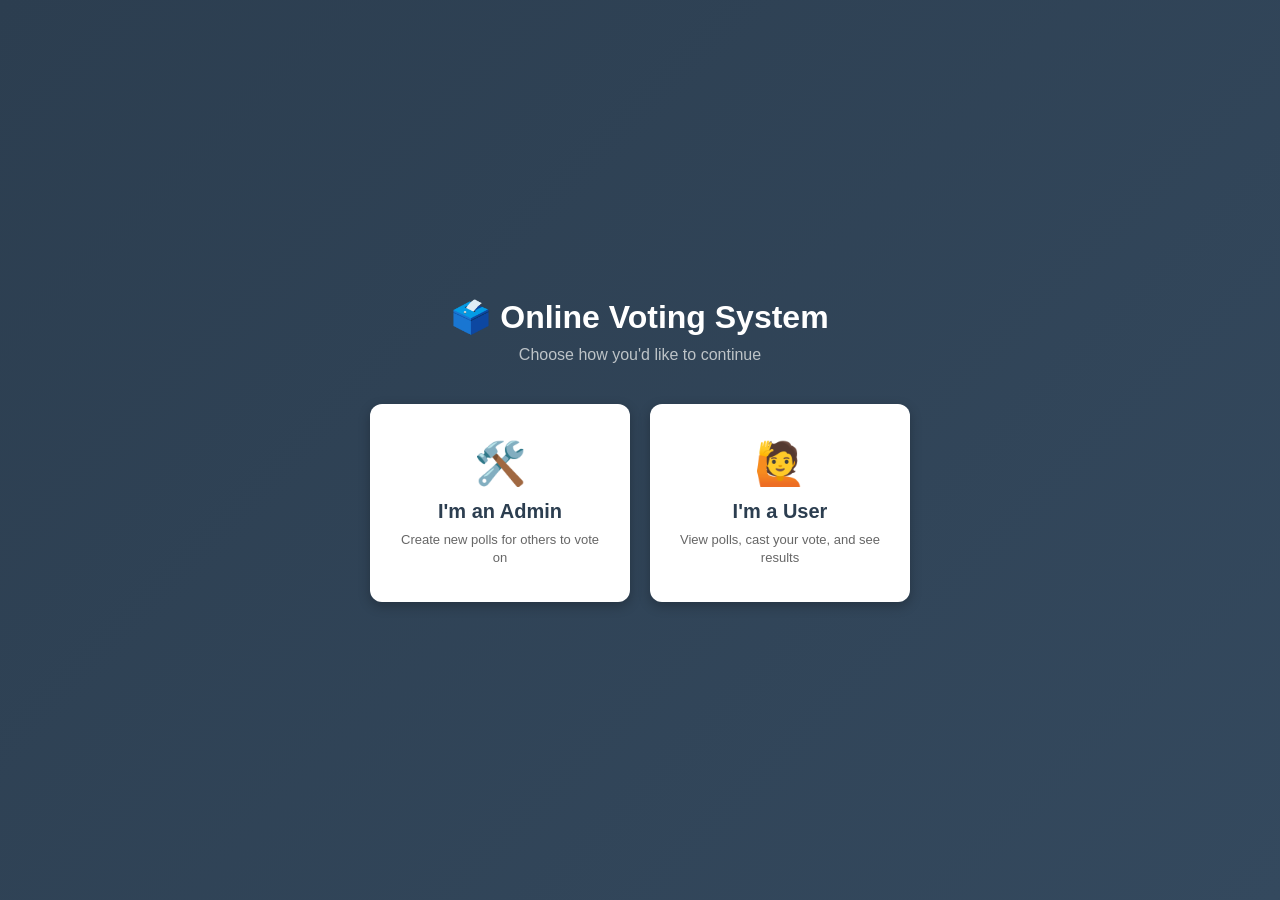
<file: online-voting-system/target/classes/static/index.html>
<!DOCTYPE html>
<html lang="en">
<head>
    <meta charset="UTF-8">
    <title>Online Voting System</title>
    <link rel="stylesheet" href="style.css">
</head>
<body class="landing-body">

    <div class="landing-wrapper">
        <div class="landing-header">
            <h1>🗳️ Online Voting System</h1>
            <p>Choose how you'd like to continue</p>
        </div>

        <div class="role-cards">

            <a href="admin.html" class="role-card admin-card">
                <div class="role-icon">🛠️</div>
                <h2>I'm an Admin</h2>
                <p>Create new polls for others to vote on</p>
            </a>

            <a href="user.html" class="role-card user-card">
                <div class="role-icon">🙋</div>
                <h2>I'm a User</h2>
                <p>View polls, cast your vote, and see results</p>
            </a>

        </div>
    </div>

</body>
</html>
</file>
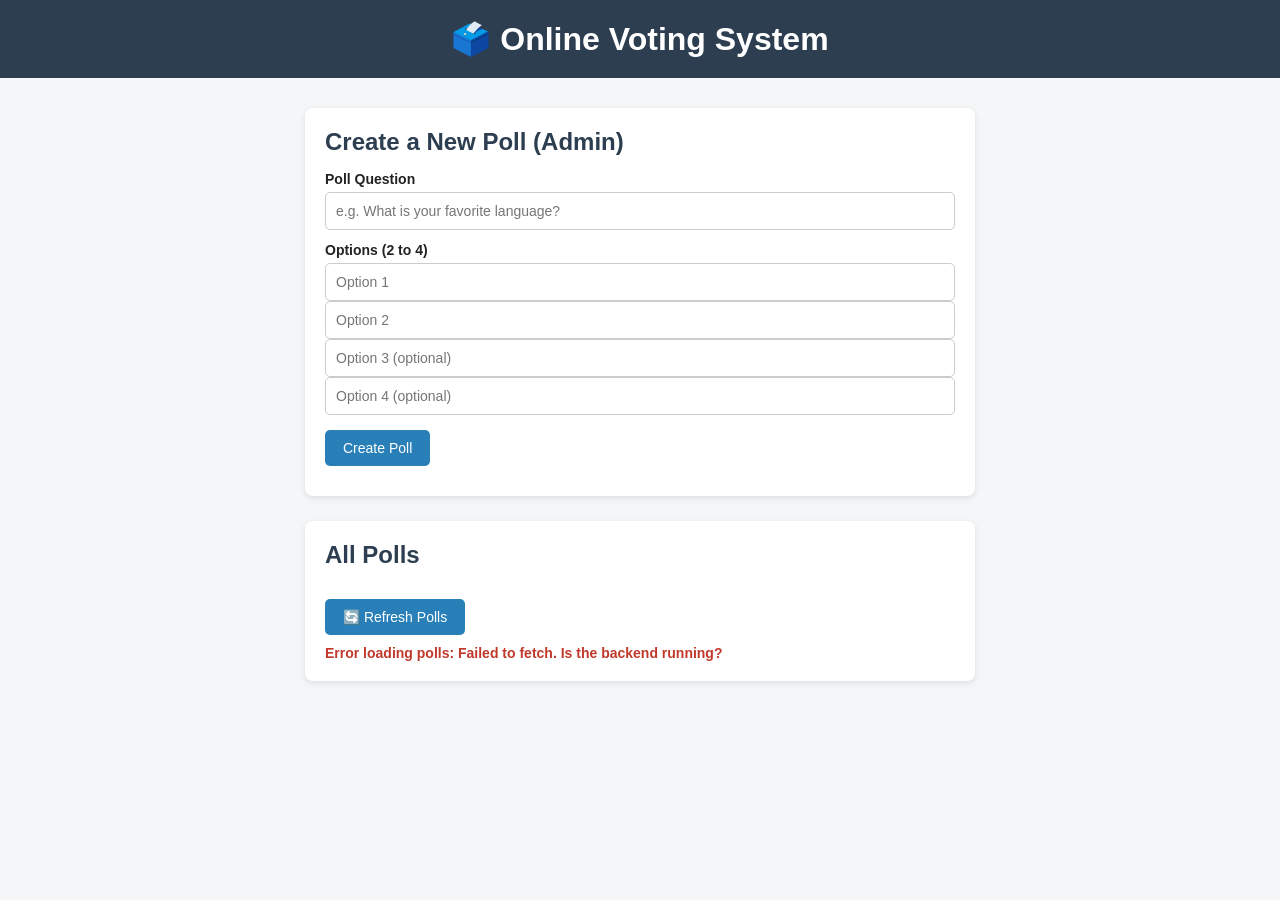
<file: online-voting-system/target/classes/static/New folder/index.html>
<!DOCTYPE html>
<html lang="en">
<head>
    <meta charset="UTF-8">
    <title>Online Voting System</title>
    <link rel="stylesheet" href="style.css">
</head>
<body>

    <header>
        <h1>🗳️ Online Voting System</h1>
    </header>

    <main>

        <!-- ============ CREATE POLL SECTION ============ -->
        <section class="card">
            <h2>Create a New Poll (Admin)</h2>
            <form id="createPollForm">
                <label for="question">Poll Question</label>
                <input type="text" id="question" placeholder="e.g. What is your favorite language?" required>

                <label>Options (2 to 4)</label>
                <input type="text" class="option-input" placeholder="Option 1" required>
                <input type="text" class="option-input" placeholder="Option 2" required>
                <input type="text" class="option-input" placeholder="Option 3 (optional)">
                <input type="text" class="option-input" placeholder="Option 4 (optional)">

                <button type="submit">Create Poll</button>
            </form>
            <p id="createPollMessage" class="message"></p>
        </section>

        <!-- ============ ALL POLLS LIST SECTION ============ -->
        <section class="card">
            <h2>All Polls</h2>
            <button id="refreshBtn">🔄 Refresh Polls</button>
            <div id="pollsList"></div>
        </section>

    </main>

    <!-- ============ VOTE / RESULTS MODAL ============ -->
    <div id="modalOverlay" class="modal-overlay hidden">
        <div class="modal">
            <button id="closeModalBtn" class="close-btn">&times;</button>
            <h2 id="modalQuestion"></h2>

            <div id="voteFormSection">
                <label for="voterEmail">Your Email</label>
                <input type="email" id="voterEmail" placeholder="you@example.com" required>

                <div id="modalOptions"></div>

                <button id="submitVoteBtn">Submit Vote</button>
                <p id="voteMessage" class="message"></p>
            </div>

            <hr>

            <div id="resultsSection">
                <h3>Live Results</h3>
                <div id="resultsList"></div>
                <button id="viewResultsBtn">View / Refresh Results</button>
            </div>
        </div>
    </div>

    <script src="script.js"></script>
</body>
</html>
</file>
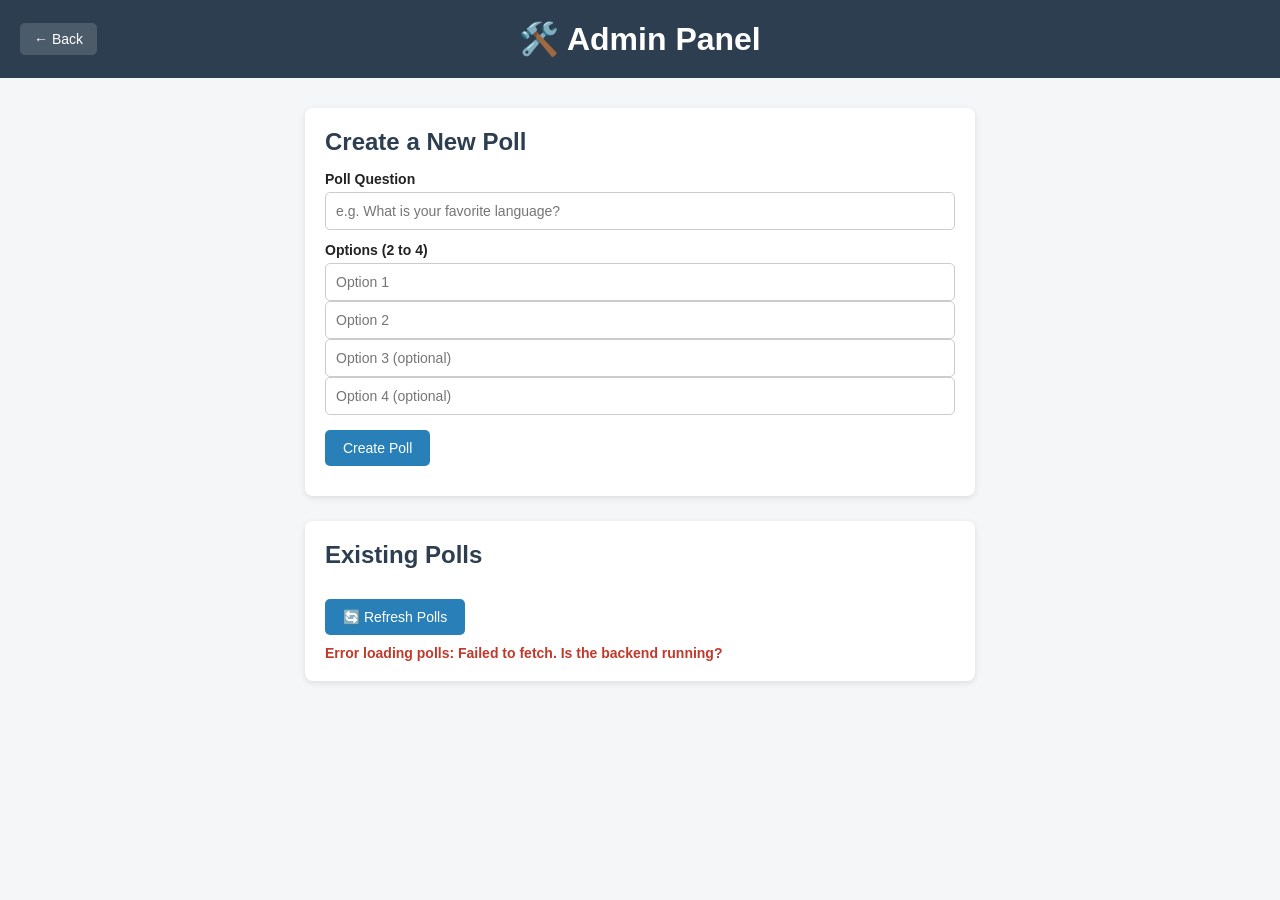
<file: online-voting-system/target/classes/static/admin.html>
<!DOCTYPE html>
<html lang="en">
<head>
    <meta charset="UTF-8">
    <title>Admin — Online Voting System</title>
    <link rel="stylesheet" href="style.css">
</head>
<body>

    <header>
        <a href="index.html" class="back-link">&larr; Back</a>
        <h1>🛠️ Admin Panel</h1>
    </header>

    <main>

        <!-- ============ CREATE POLL SECTION ============ -->
        <section class="card">
            <h2>Create a New Poll</h2>
            <form id="createPollForm">
                <label for="question">Poll Question</label>
                <input type="text" id="question" placeholder="e.g. What is your favorite language?" required>

                <label>Options (2 to 4)</label>
                <input type="text" class="option-input" placeholder="Option 1" required>
                <input type="text" class="option-input" placeholder="Option 2" required>
                <input type="text" class="option-input" placeholder="Option 3 (optional)">
                <input type="text" class="option-input" placeholder="Option 4 (optional)">

                <button type="submit">Create Poll</button>
            </form>
            <p id="createPollMessage" class="message"></p>
        </section>

        <!-- ============ EXISTING POLLS (ADMIN VIEW) ============ -->
        <section class="card">
            <h2>Existing Polls</h2>
            <button id="refreshBtn">🔄 Refresh Polls</button>
            <div id="pollsList"></div>
        </section>

    </main>

    <script src="admin.js"></script>
</body>
</html>
</file>
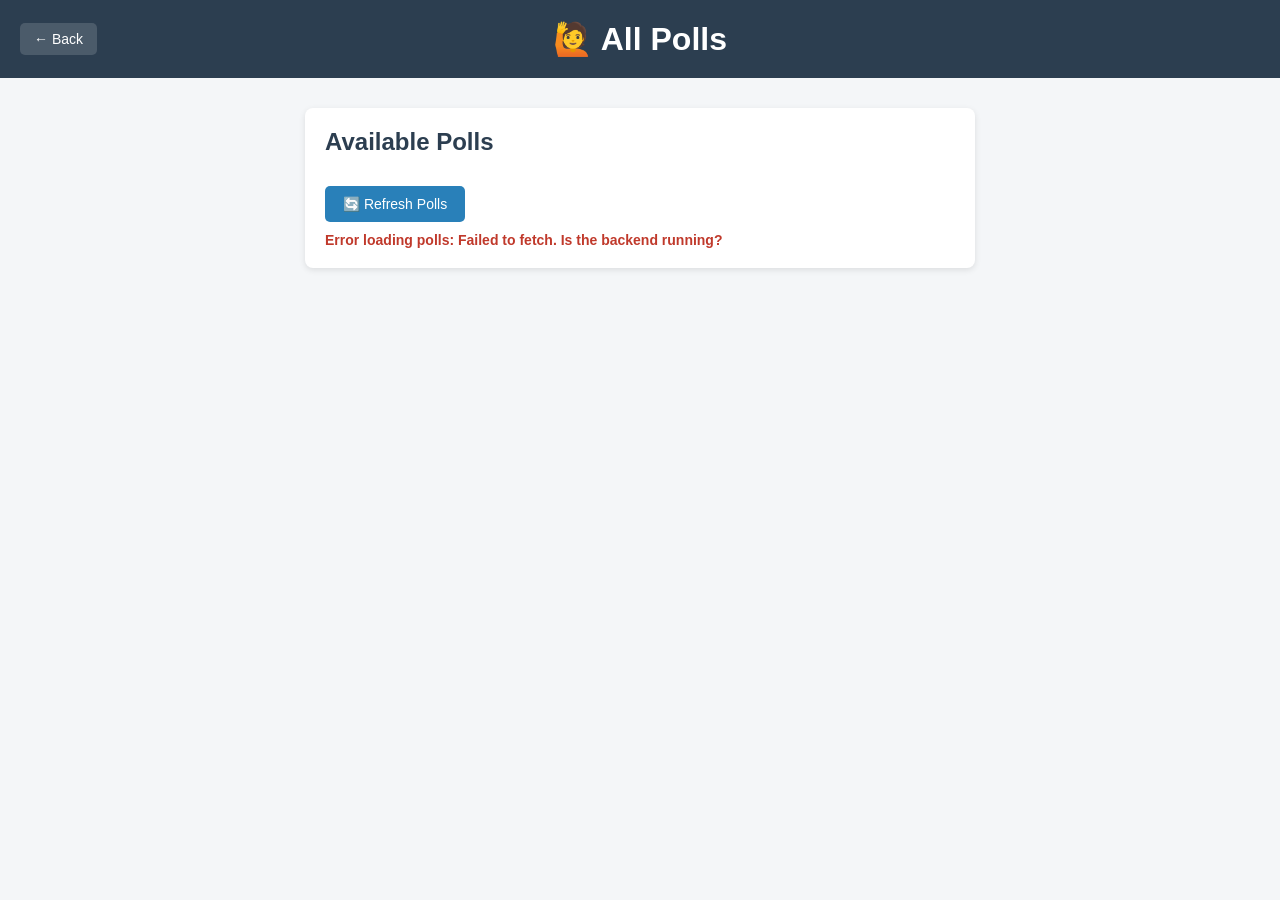
<file: online-voting-system/target/classes/static/New folder (2)/user.html>
<!DOCTYPE html>
<html lang="en">
<head>
    <meta charset="UTF-8">
    <title>Vote — Online Voting System</title>
    <link rel="stylesheet" href="style.css">
</head>
<body>

    <header>
        <a href="index.html" class="back-link">&larr; Back</a>
        <h1>🙋 All Polls</h1>
    </header>

    <main>

        <!-- ============ ALL POLLS LIST SECTION ============ -->
        <section class="card">
            <h2>Available Polls</h2>
            <button id="refreshBtn">🔄 Refresh Polls</button>
            <div id="pollsList"></div>
        </section>

    </main>

    <!-- ============ VOTE / RESULTS MODAL ============ -->
    <div id="modalOverlay" class="modal-overlay hidden">
        <div class="modal">
            <button id="closeModalBtn" class="close-btn">&times;</button>
            <h2 id="modalQuestion"></h2>

            <div id="voteFormSection">
                <label for="voterEmail">Your Email</label>
                <input type="email" id="voterEmail" placeholder="you@example.com" required>

                <div id="modalOptions"></div>

                <button id="submitVoteBtn">Submit Vote</button>
                <p id="voteMessage" class="message"></p>
            </div>

            <hr>

            <div id="resultsSection">
                <h3>Live Results</h3>
                <div id="resultsList"></div>
                <button id="viewResultsBtn">View / Refresh Results</button>
            </div>
        </div>
    </div>

    <script src="user.js"></script>
</body>
</html>
</file>
<file: online-voting-system/target/classes/static/style.css>
* {
    box-sizing: border-box;
    margin: 0;
    padding: 0;
    font-family: 'Segoe UI', Arial, sans-serif;
}

body {
    background: #f4f6f8;
    color: #222;
    padding-bottom: 40px;
}

header {
    background: #2c3e50;
    color: white;
    padding: 20px;
    text-align: center;
    position: relative;
}

.back-link {
    position: absolute;
    left: 20px;
    top: 50%;
    transform: translateY(-50%);
    color: white;
    text-decoration: none;
    font-size: 14px;
    background: rgba(255,255,255,0.15);
    padding: 8px 14px;
    border-radius: 5px;
}

.back-link:hover {
    background: rgba(255,255,255,0.3);
}

main {
    max-width: 700px;
    margin: 30px auto;
    padding: 0 15px;
}

.card {
    background: white;
    border-radius: 8px;
    padding: 20px;
    margin-bottom: 25px;
    box-shadow: 0 2px 6px rgba(0,0,0,0.1);
}

h2 {
    margin-bottom: 15px;
    color: #2c3e50;
}

label {
    display: block;
    margin-top: 12px;
    margin-bottom: 5px;
    font-weight: 600;
    font-size: 14px;
}

input[type="text"],
input[type="email"] {
    width: 100%;
    padding: 10px;
    border: 1px solid #ccc;
    border-radius: 5px;
    font-size: 14px;
}

button {
    margin-top: 15px;
    padding: 10px 18px;
    background: #2980b9;
    color: white;
    border: none;
    border-radius: 5px;
    cursor: pointer;
    font-size: 14px;
}

button:hover {
    background: #1f6392;
}

.message {
    margin-top: 10px;
    font-size: 14px;
    font-weight: 600;
}

.message.success { color: #27ae60; }
.message.error { color: #c0392b; }

/* ===== Poll List Items ===== */
.poll-item {
    border: 1px solid #e0e0e0;
    border-radius: 6px;
    padding: 12px 15px;
    margin-top: 12px;
    display: flex;
    justify-content: space-between;
    align-items: center;
}

.poll-item h3 {
    font-size: 16px;
    color: #2c3e50;
}

.poll-item span {
    font-size: 12px;
    color: #888;
}

.poll-item .actions button {
    margin-left: 8px;
    margin-top: 0;
    font-size: 13px;
    padding: 7px 12px;
}

/* ===== Modal ===== */
.modal-overlay {
    position: fixed;
    top: 0; left: 0;
    width: 100%; height: 100%;
    background: rgba(0,0,0,0.5);
    display: flex;
    align-items: center;
    justify-content: center;
}

.modal-overlay.hidden {
    display: none;
}

.modal {
    background: white;
    border-radius: 8px;
    padding: 25px;
    width: 90%;
    max-width: 500px;
    max-height: 85vh;
    overflow-y: auto;
    position: relative;
}

.close-btn {
    position: absolute;
    top: 10px;
    right: 15px;
    background: none;
    color: #333;
    font-size: 22px;
    cursor: pointer;
    margin: 0;
    padding: 0;
}

.option-choice {
    display: block;
    margin: 10px 0;
    padding: 10px;
    border: 1px solid #ccc;
    border-radius: 5px;
    cursor: pointer;
}

.option-choice:hover {
    background: #f0f8ff;
}

.option-choice input {
    margin-right: 10px;
}

/* ===== Results: Pie Chart + Breakdown List ===== */
.chart-wrapper {
    max-width: 320px;
    margin: 15px auto;
    position: relative;
}

.result-row {
    display: flex;
    justify-content: space-between;
    align-items: center;
    padding: 8px 10px;
    border-radius: 5px;
    margin: 6px 0;
    font-size: 13px;
    background: #f8f9fb;
}

.result-row .swatch {
    display: inline-block;
    width: 12px;
    height: 12px;
    border-radius: 3px;
    margin-right: 8px;
    vertical-align: middle;
}

.result-row .result-name {
    display: flex;
    align-items: center;
    color: #333;
}

.result-row .result-stats {
    color: #666;
    font-weight: 600;
}

/* ===== Landing Page ===== */
.landing-body {
    background: linear-gradient(135deg, #2c3e50, #34495e);
    min-height: 100vh;
    display: flex;
    align-items: center;
    justify-content: center;
    padding: 20px;
}

.landing-wrapper {
    max-width: 700px;
    width: 100%;
    text-align: center;
}

.landing-header h1 {
    color: white;
    font-size: 32px;
    margin-bottom: 10px;
}

.landing-header p {
    color: #bdc3c7;
    font-size: 16px;
    margin-bottom: 40px;
}

.role-cards {
    display: flex;
    gap: 20px;
    flex-wrap: wrap;
    justify-content: center;
}

.role-card {
    background: white;
    border-radius: 12px;
    padding: 35px 25px;
    width: 260px;
    text-decoration: none;
    color: #222;
    box-shadow: 0 4px 12px rgba(0,0,0,0.25);
    transition: transform 0.2s ease, box-shadow 0.2s ease;
}

.role-card:hover {
    transform: translateY(-5px);
    box-shadow: 0 8px 20px rgba(0,0,0,0.35);
}

.role-icon {
    font-size: 42px;
    margin-bottom: 12px;
}

.role-card h2 {
    color: #2c3e50;
    font-size: 20px;
    margin-bottom: 8px;
}

.role-card p {
    color: #666;
    font-size: 13px;
    line-height: 1.4;
}
</file>
<file: online-voting-system/target/classes/static/New folder/style.css>
* {
    box-sizing: border-box;
    margin: 0;
    padding: 0;
    font-family: 'Segoe UI', Arial, sans-serif;
}

body {
    background: #f4f6f8;
    color: #222;
    padding-bottom: 40px;
}

header {
    background: #2c3e50;
    color: white;
    padding: 20px;
    text-align: center;
}

main {
    max-width: 700px;
    margin: 30px auto;
    padding: 0 15px;
}

.card {
    background: white;
    border-radius: 8px;
    padding: 20px;
    margin-bottom: 25px;
    box-shadow: 0 2px 6px rgba(0,0,0,0.1);
}

h2 {
    margin-bottom: 15px;
    color: #2c3e50;
}

label {
    display: block;
    margin-top: 12px;
    margin-bottom: 5px;
    font-weight: 600;
    font-size: 14px;
}

input[type="text"],
input[type="email"] {
    width: 100%;
    padding: 10px;
    border: 1px solid #ccc;
    border-radius: 5px;
    font-size: 14px;
}

button {
    margin-top: 15px;
    padding: 10px 18px;
    background: #2980b9;
    color: white;
    border: none;
    border-radius: 5px;
    cursor: pointer;
    font-size: 14px;
}

button:hover {
    background: #1f6392;
}

.message {
    margin-top: 10px;
    font-size: 14px;
    font-weight: 600;
}

.message.success { color: #27ae60; }
.message.error { color: #c0392b; }

/* ===== Poll List Items ===== */
.poll-item {
    border: 1px solid #e0e0e0;
    border-radius: 6px;
    padding: 12px 15px;
    margin-top: 12px;
    display: flex;
    justify-content: space-between;
    align-items: center;
}

.poll-item h3 {
    font-size: 16px;
    color: #2c3e50;
}

.poll-item span {
    font-size: 12px;
    color: #888;
}

.poll-item .actions button {
    margin-left: 8px;
    margin-top: 0;
    font-size: 13px;
    padding: 7px 12px;
}

/* ===== Modal ===== */
.modal-overlay {
    position: fixed;
    top: 0; left: 0;
    width: 100%; height: 100%;
    background: rgba(0,0,0,0.5);
    display: flex;
    align-items: center;
    justify-content: center;
}

.modal-overlay.hidden {
    display: none;
}

.modal {
    background: white;
    border-radius: 8px;
    padding: 25px;
    width: 90%;
    max-width: 500px;
    max-height: 85vh;
    overflow-y: auto;
    position: relative;
}

.close-btn {
    position: absolute;
    top: 10px;
    right: 15px;
    background: none;
    color: #333;
    font-size: 22px;
    cursor: pointer;
    margin: 0;
    padding: 0;
}

.option-choice {
    display: block;
    margin: 10px 0;
    padding: 10px;
    border: 1px solid #ccc;
    border-radius: 5px;
    cursor: pointer;
}

.option-choice:hover {
    background: #f0f8ff;
}

.option-choice input {
    margin-right: 10px;
}

/* ===== Results Bars ===== */
.result-row {
    margin: 10px 0;
}

.result-label {
    display: flex;
    justify-content: space-between;
    font-size: 14px;
    margin-bottom: 4px;
}

.result-bar-bg {
    background: #eee;
    border-radius: 4px;
    overflow: hidden;
    height: 18px;
}

.result-bar-fill {
    background: #27ae60;
    height: 100%;
    color: white;
    font-size: 11px;
    text-align: right;
    padding-right: 5px;
    line-height: 18px;
    white-space: nowrap;
    transition: width 0.3s ease;
}
</file>
<file: online-voting-system/target/classes/static/New folder (2)/style.css>
* {
    box-sizing: border-box;
    margin: 0;
    padding: 0;
    font-family: 'Segoe UI', Arial, sans-serif;
}

body {
    background: #f4f6f8;
    color: #222;
    padding-bottom: 40px;
}

header {
    background: #2c3e50;
    color: white;
    padding: 20px;
    text-align: center;
    position: relative;
}

.back-link {
    position: absolute;
    left: 20px;
    top: 50%;
    transform: translateY(-50%);
    color: white;
    text-decoration: none;
    font-size: 14px;
    background: rgba(255,255,255,0.15);
    padding: 8px 14px;
    border-radius: 5px;
}

.back-link:hover {
    background: rgba(255,255,255,0.3);
}

main {
    max-width: 700px;
    margin: 30px auto;
    padding: 0 15px;
}

.card {
    background: white;
    border-radius: 8px;
    padding: 20px;
    margin-bottom: 25px;
    box-shadow: 0 2px 6px rgba(0,0,0,0.1);
}

h2 {
    margin-bottom: 15px;
    color: #2c3e50;
}

label {
    display: block;
    margin-top: 12px;
    margin-bottom: 5px;
    font-weight: 600;
    font-size: 14px;
}

input[type="text"],
input[type="email"] {
    width: 100%;
    padding: 10px;
    border: 1px solid #ccc;
    border-radius: 5px;
    font-size: 14px;
}

button {
    margin-top: 15px;
    padding: 10px 18px;
    background: #2980b9;
    color: white;
    border: none;
    border-radius: 5px;
    cursor: pointer;
    font-size: 14px;
}

button:hover {
    background: #1f6392;
}

.message {
    margin-top: 10px;
    font-size: 14px;
    font-weight: 600;
}

.message.success { color: #27ae60; }
.message.error { color: #c0392b; }

/* ===== Poll List Items ===== */
.poll-item {
    border: 1px solid #e0e0e0;
    border-radius: 6px;
    padding: 12px 15px;
    margin-top: 12px;
    display: flex;
    justify-content: space-between;
    align-items: center;
}

.poll-item h3 {
    font-size: 16px;
    color: #2c3e50;
}

.poll-item span {
    font-size: 12px;
    color: #888;
}

.poll-item .actions button {
    margin-left: 8px;
    margin-top: 0;
    font-size: 13px;
    padding: 7px 12px;
}

/* ===== Modal ===== */
.modal-overlay {
    position: fixed;
    top: 0; left: 0;
    width: 100%; height: 100%;
    background: rgba(0,0,0,0.5);
    display: flex;
    align-items: center;
    justify-content: center;
}

.modal-overlay.hidden {
    display: none;
}

.modal {
    background: white;
    border-radius: 8px;
    padding: 25px;
    width: 90%;
    max-width: 500px;
    max-height: 85vh;
    overflow-y: auto;
    position: relative;
}

.close-btn {
    position: absolute;
    top: 10px;
    right: 15px;
    background: none;
    color: #333;
    font-size: 22px;
    cursor: pointer;
    margin: 0;
    padding: 0;
}

.option-choice {
    display: block;
    margin: 10px 0;
    padding: 10px;
    border: 1px solid #ccc;
    border-radius: 5px;
    cursor: pointer;
}

.option-choice:hover {
    background: #f0f8ff;
}

.option-choice input {
    margin-right: 10px;
}

/* ===== Results Bars ===== */
.result-row {
    margin: 10px 0;
}

.result-label {
    display: flex;
    justify-content: space-between;
    font-size: 14px;
    margin-bottom: 4px;
}

.result-bar-bg {
    background: #eee;
    border-radius: 4px;
    overflow: hidden;
    height: 18px;
}

.result-bar-fill {
    background: #27ae60;
    height: 100%;
    color: white;
    font-size: 11px;
    text-align: right;
    padding-right: 5px;
    line-height: 18px;
    white-space: nowrap;
    transition: width 0.3s ease;
}

/* ===== Landing Page ===== */
.landing-body {
    background: linear-gradient(135deg, #2c3e50, #34495e);
    min-height: 100vh;
    display: flex;
    align-items: center;
    justify-content: center;
    padding: 20px;
}

.landing-wrapper {
    max-width: 700px;
    width: 100%;
    text-align: center;
}

.landing-header h1 {
    color: white;
    font-size: 32px;
    margin-bottom: 10px;
}

.landing-header p {
    color: #bdc3c7;
    font-size: 16px;
    margin-bottom: 40px;
}

.role-cards {
    display: flex;
    gap: 20px;
    flex-wrap: wrap;
    justify-content: center;
}

.role-card {
    background: white;
    border-radius: 12px;
    padding: 35px 25px;
    width: 260px;
    text-decoration: none;
    color: #222;
    box-shadow: 0 4px 12px rgba(0,0,0,0.25);
    transition: transform 0.2s ease, box-shadow 0.2s ease;
}

.role-card:hover {
    transform: translateY(-5px);
    box-shadow: 0 8px 20px rgba(0,0,0,0.35);
}

.role-icon {
    font-size: 42px;
    margin-bottom: 12px;
}

.role-card h2 {
    color: #2c3e50;
    font-size: 20px;
    margin-bottom: 8px;
}

.role-card p {
    color: #666;
    font-size: 13px;
    line-height: 1.4;
}

.admin-card:hover {
    border-top: none;
}
</file>
